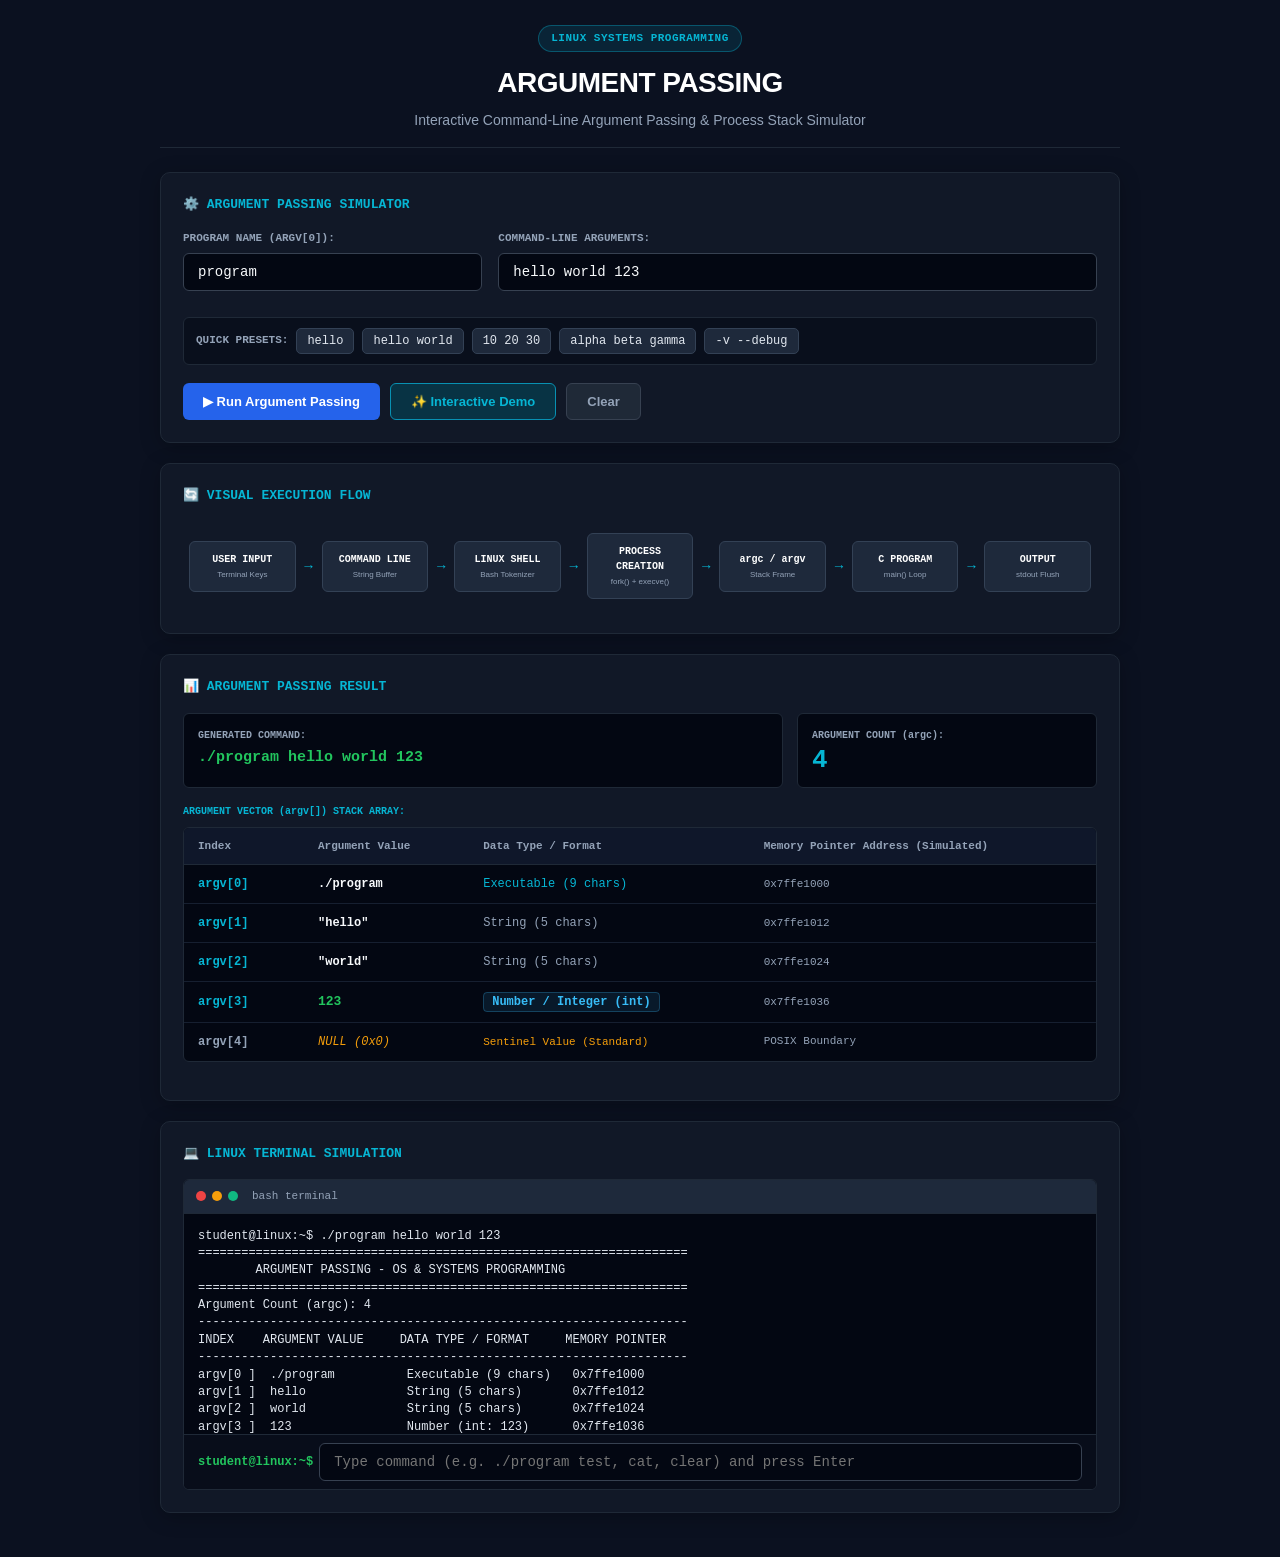
<file: PROJECT/Argument_Passing_WebApp/index.html>
<!DOCTYPE html>
<html lang="en">
<head>
  <meta charset="UTF-8">
  <meta name="viewport" content="width=device-width, initial-scale=1.0">
  <title>Argument Passing — Linux Command-Line Simulator</title>
  <style>
    :root {
      --bg: #0B1120;
      --card: #111827;
      --card-border: #1F2937;
      --primary: #2563EB;
      --primary-hover: #1D4ED8;
      --secondary: #06B6D4;
      --accent: #38BDF8;
      --text: #F8FAFC;
      --muted: #94A3B8;
      --success: #22C55E;
      --terminal: #030712;
      --font-sans: -apple-system, BlinkMacSystemFont, "Segoe UI", Roboto, Inter, sans-serif;
      --font-mono: "Fira Code", "JetBrains Mono", Menlo, Consolas, monospace;
    }

    * { box-sizing: border-box; margin: 0; padding: 0; }
    body {
      background-color: var(--bg);
      color: var(--text);
      font-family: var(--font-sans);
      min-height: 100vh;
      padding: 24px 16px;
      line-height: 1.5;
    }

    .container {
      max-width: 960px;
      margin: 0 auto;
    }

    /* Header */
    .header {
      text-align: center;
      margin-bottom: 24px;
      padding-bottom: 16px;
      border-bottom: 1px solid var(--card-border);
    }
    .badge {
      display: inline-block;
      background: rgba(6, 182, 212, 0.12);
      color: var(--secondary);
      border: 1px solid rgba(6, 182, 212, 0.35);
      padding: 4px 12px;
      border-radius: 9999px;
      font-size: 11px;
      font-weight: 700;
      font-family: var(--font-mono);
      margin-bottom: 10px;
      letter-spacing: 0.5px;
    }
    h1 {
      font-size: 28px;
      font-weight: 800;
      color: #FFFFFF;
      letter-spacing: -0.5px;
      margin-bottom: 6px;
    }
    .sub {
      color: var(--muted);
      font-size: 14px;
      max-width: 650px;
      margin: 0 auto;
    }

    /* Cards */
    .card {
      background: var(--card);
      border: 1px solid var(--card-border);
      border-radius: 10px;
      padding: 22px;
      margin-bottom: 20px;
      box-shadow: 0 4px 20px rgba(0, 0, 0, 0.25);
    }
    .card-title {
      font-size: 13px;
      font-weight: 700;
      color: var(--secondary);
      font-family: var(--font-mono);
      margin-bottom: 16px;
      display: flex;
      align-items: center;
      gap: 8px;
    }

    /* Forms */
    .form-row {
      display: grid;
      grid-template-columns: 1fr 2fr;
      gap: 16px;
      margin-bottom: 14px;
    }
    @media(max-width: 650px) {
      .form-row { grid-template-columns: 1fr; }
    }
    .form-group { margin-bottom: 12px; }
    label {
      display: block;
      font-size: 11px;
      font-weight: 700;
      color: var(--muted);
      margin-bottom: 6px;
      font-family: var(--font-mono);
      text-transform: uppercase;
    }
    input[type="text"] {
      width: 100%;
      background: var(--terminal);
      border: 1px solid #374151;
      color: var(--text);
      padding: 10px 14px;
      border-radius: 6px;
      font-size: 14px;
      font-family: var(--font-mono);
      outline: none;
      transition: all 0.2s;
    }
    input[type="text"]:focus {
      border-color: var(--primary);
      box-shadow: 0 0 0 2px rgba(37, 99, 235, 0.3);
    }

    /* Presets */
    .presets-row {
      display: flex;
      align-items: center;
      gap: 8px;
      flex-wrap: wrap;
      margin-bottom: 18px;
      padding: 10px 12px;
      background: rgba(3, 7, 18, 0.5);
      border-radius: 6px;
      border: 1px solid var(--card-border);
    }
    .preset-label {
      font-size: 11px;
      font-weight: 700;
      color: var(--muted);
      font-family: var(--font-mono);
    }
    .preset-btn {
      background: #1E293B;
      border: 1px solid #334155;
      color: #E2E8F0;
      padding: 5px 10px;
      border-radius: 5px;
      font-size: 12px;
      cursor: pointer;
      font-family: var(--font-mono);
      transition: all 0.15s;
    }
    .preset-btn:hover {
      background: var(--primary);
      border-color: var(--primary);
      color: #FFFFFF;
    }

    /* Action Buttons */
    .btn-row {
      display: flex;
      gap: 10px;
      flex-wrap: wrap;
    }
    .btn {
      padding: 10px 20px;
      border-radius: 6px;
      font-size: 13px;
      font-weight: 700;
      cursor: pointer;
      border: none;
      transition: all 0.2s;
      display: inline-flex;
      align-items: center;
      gap: 6px;
    }
    .btn-primary {
      background: var(--primary);
      color: #FFFFFF;
    }
    .btn-primary:hover {
      background: var(--primary-hover);
      transform: translateY(-1px);
    }
    .btn-demo {
      background: #083344;
      color: var(--secondary);
      border: 1px solid #0891B2;
    }
    .btn-demo:hover {
      background: #0e4c63;
      color: #FFFFFF;
    }
    .btn-clear {
      background: #1F2937;
      color: var(--muted);
      border: 1px solid #374151;
    }
    .btn-clear:hover {
      background: #374151;
      color: #FFFFFF;
    }

    /* Visual Execution Flow */
    .flow-wrapper {
      display: flex;
      align-items: center;
      justify-content: space-between;
      overflow-x: auto;
      padding: 12px 6px;
      gap: 4px;
    }
    .flow-node {
      background: #1E293B;
      border: 1px solid #334155;
      border-radius: 6px;
      padding: 10px 8px;
      text-align: center;
      flex: 1;
      min-width: 100px;
      transition: all 0.3s;
    }
    .flow-node.active {
      background: var(--primary);
      border-color: var(--accent);
      transform: scale(1.06);
      box-shadow: 0 0 14px rgba(37, 99, 235, 0.6);
    }
    .flow-node .node-title {
      font-size: 10px;
      font-weight: 700;
      color: #FFFFFF;
      font-family: var(--font-mono);
    }
    .flow-node .node-sub {
      font-size: 8px;
      color: var(--muted);
      margin-top: 2px;
    }
    .flow-arrow {
      color: var(--secondary);
      font-size: 14px;
      font-weight: bold;
      padding: 0 2px;
      user-select: none;
    }

    /* Output Grid */
    .output-grid {
      display: grid;
      grid-template-columns: 2fr 1fr;
      gap: 14px;
      margin-bottom: 16px;
    }
    @media(max-width: 600px) {
      .output-grid { grid-template-columns: 1fr; }
    }
    .stat-box {
      background: var(--terminal);
      border: 1px solid var(--card-border);
      border-radius: 6px;
      padding: 14px;
    }
    .stat-label {
      font-size: 10px;
      font-weight: 700;
      color: var(--muted);
      font-family: var(--font-mono);
      margin-bottom: 4px;
    }
    .stat-val-cmd {
      font-family: var(--font-mono);
      font-size: 15px;
      color: var(--success);
      font-weight: 700;
      word-break: break-all;
    }
    .stat-val-argc {
      font-family: var(--font-mono);
      font-size: 26px;
      color: var(--secondary);
      font-weight: 800;
      line-height: 1;
    }

    /* Vector Table */
    .table-container {
      background: var(--terminal);
      border: 1px solid var(--card-border);
      border-radius: 6px;
      overflow-x: auto;
      margin-bottom: 16px;
    }
    table {
      width: 100%;
      border-collapse: collapse;
      font-family: var(--font-mono);
      font-size: 12px;
    }
    th {
      text-align: left;
      padding: 10px 14px;
      background: #0F172A;
      color: var(--muted);
      border-bottom: 1px solid var(--card-border);
      font-size: 11px;
    }
    td {
      padding: 10px 14px;
      border-bottom: 1px solid #161F30;
    }
    tr:last-child td { border-bottom: none; }
    .td-idx {
      color: var(--secondary);
      font-weight: 700;
      width: 120px;
    }
    .td-val {
      color: #FFFFFF;
      font-weight: 600;
    }
    .td-addr {
      color: var(--muted);
      font-size: 11px;
    }
    .td-null {
      color: #F59E0B;
      font-style: italic;
    }

    /* Terminal Console */
    .terminal-window {
      background: var(--terminal);
      border: 1px solid var(--card-border);
      border-radius: 6px;
      overflow: hidden;
      font-family: var(--font-mono);
      font-size: 12px;
    }
    .terminal-header {
      background: #1E293B;
      padding: 8px 12px;
      display: flex;
      align-items: center;
      gap: 6px;
      border-bottom: 1px solid var(--card-border);
    }
    .dot {
      width: 10px;
      height: 10px;
      border-radius: 50%;
    }
    .dot-red { background: #EF4444; }
    .dot-yellow { background: #F59E0B; }
    .dot-green { background: #10B981; }
    .terminal-title {
      color: var(--muted);
      font-size: 11px;
      margin-left: 8px;
    }
    .terminal-body {
      padding: 14px;
      color: #E2E8F0;
      max-height: 220px;
      overflow-y: auto;
      line-height: 1.45;
      white-space: pre-wrap;
    }
    .terminal-prompt-line {
      display: flex;
      align-items: center;
      padding: 8px 14px;
      background: #080D1A;
      border-top: 1px solid var(--card-border);
    }
    .prompt-label {
      color: var(--success);
      font-weight: 700;
      margin-right: 6px;
      font-size: 12px;
    }
    .terminal-input {
      flex: 1;
      background: transparent;
      border: none;
      color: #FFFFFF;
      font-family: var(--font-mono);
      font-size: 12px;
      outline: none;
    }
  </style>
</head>
<body>
  <div class="container">
    
    <!-- Header -->
    <header class="header">
      <div class="badge">LINUX SYSTEMS PROGRAMMING</div>
      <h1>ARGUMENT PASSING</h1>
      <p class="sub">Interactive Command-Line Argument Passing & Process Stack Simulator</p>
    </header>

    <!-- Interactive Simulator Card -->
    <div class="card">
      <div class="card-title">⚙️ ARGUMENT PASSING SIMULATOR</div>

      <div class="form-row">
        <div class="form-group">
          <label>Program Name (argv[0]):</label>
          <input type="text" id="progName" value="program" placeholder="e.g. program">
        </div>
        <div class="form-group">
          <label>Command-Line Arguments:</label>
          <input type="text" id="argsInput" value="hello world 123" placeholder="e.g. hello world 123">
        </div>
      </div>

      <!-- Presets -->
      <div class="presets-row">
        <span class="preset-label">QUICK PRESETS:</span>
        <button class="preset-btn" onclick="applyPreset('hello')">hello</button>
        <button class="preset-btn" onclick="applyPreset('hello world')">hello world</button>
        <button class="preset-btn" onclick="applyPreset('10 20 30')">10 20 30</button>
        <button class="preset-btn" onclick="applyPreset('alpha beta gamma')">alpha beta gamma</button>
        <button class="preset-btn" onclick="applyPreset('-v --debug input.txt')">-v --debug</button>
      </div>

      <!-- Buttons -->
      <div class="btn-row">
        <button class="btn btn-primary" onclick="runSimulator()">▶ Run Argument Passing</button>
        <button class="btn btn-demo" onclick="runDemoMode()">✨ Interactive Demo</button>
        <button class="btn btn-clear" onclick="clearFields()">Clear</button>
      </div>
    </div>

    <!-- Visual Execution Flow -->
    <div class="card">
      <div class="card-title">🔄 VISUAL EXECUTION FLOW</div>
      <div class="flow-wrapper">
        <div class="flow-node" id="fn-0">
          <div class="node-title">USER INPUT</div>
          <div class="node-sub">Terminal Keys</div>
        </div>
        <div class="flow-arrow">→</div>
        <div class="flow-node" id="fn-1">
          <div class="node-title">COMMAND LINE</div>
          <div class="node-sub">String Buffer</div>
        </div>
        <div class="flow-arrow">→</div>
        <div class="flow-node" id="fn-2">
          <div class="node-title">LINUX SHELL</div>
          <div class="node-sub">Bash Tokenizer</div>
        </div>
        <div class="flow-arrow">→</div>
        <div class="flow-node" id="fn-3">
          <div class="node-title">PROCESS CREATION</div>
          <div class="node-sub">fork() + execve()</div>
        </div>
        <div class="flow-arrow">→</div>
        <div class="flow-node" id="fn-4">
          <div class="node-title">argc / argv</div>
          <div class="node-sub">Stack Frame</div>
        </div>
        <div class="flow-arrow">→</div>
        <div class="flow-node" id="fn-5">
          <div class="node-title">C PROGRAM</div>
          <div class="node-sub">main() Loop</div>
        </div>
        <div class="flow-arrow">→</div>
        <div class="flow-node" id="fn-6">
          <div class="node-title">OUTPUT</div>
          <div class="node-sub">stdout Flush</div>
        </div>
      </div>
    </div>

    <!-- Output Section -->
    <div class="card">
      <div class="card-title">📊 ARGUMENT PASSING RESULT</div>

      <div class="output-grid">
        <div class="stat-box">
          <div class="stat-label">GENERATED COMMAND:</div>
          <div class="stat-val-cmd" id="outCmd">./program hello world 123</div>
        </div>
        <div class="stat-box">
          <div class="stat-label">ARGUMENT COUNT (argc):</div>
          <div class="stat-val-argc" id="outArgc">4</div>
        </div>
      </div>

      <div class="stat-label" style="color: var(--secondary); margin-bottom: 8px;">ARGUMENT VECTOR (argv[]) STACK ARRAY:</div>
      <div class="table-container">
        <table>
          <thead>
            <tr>
              <th>Index</th>
              <th>Argument Value</th>
              <th>Data Type / Format</th>
              <th>Memory Pointer Address (Simulated)</th>
            </tr>
          </thead>
          <tbody id="argvTableBody">
            <!-- Dynamically populated -->
          </tbody>
        </table>
      </div>
    </div>

    <!-- Linux Terminal Simulator -->
    <div class="card">
      <div class="card-title">💻 LINUX TERMINAL SIMULATION</div>
      <div class="terminal-window">
        <div class="terminal-header">
          <div class="dot dot-red"></div>
          <div class="dot dot-yellow"></div>
          <div class="dot dot-green"></div>
          <span class="terminal-title">bash terminal</span>
        </div>
        <div class="terminal-body" id="termLog">student@linux:~$ gcc -o program program.c -Wall
[Compilation successful: binary 'program' built]
student@linux:~$ ./program hello world 123
====================================================================
        ARGUMENT PASSING - OS & SYSTEMS PROGRAMMING                 
====================================================================
Argument Count (argc): 4
--------------------------------------------------------------------
INDEX    ARGUMENT VALUE     DATA TYPE / FORMAT     MEMORY POINTER    
--------------------------------------------------------------------
argv[0 ]  ./program          Executable (9 chars)   0x7ffeefbff560
argv[1 ]  hello              String (5 chars)       0x7ffeefbff56a
argv[2 ]  world              String (5 chars)       0x7ffeefbff570
argv[3 ]  123                Number (int: 123)      0x7ffeefbff576
--------------------------------------------------------------------
POSIX Verification: argv[4] is NULL (Standard Compliant)
[SUCCESS] Received 3 user argument(s).
====================================================================</div>
        <div class="terminal-prompt-line">
          <span class="prompt-label">student@linux:~$</span>
          <input type="text" id="termCmdInput" class="terminal-input" placeholder="Type command (e.g. ./program test, cat, clear) and press Enter" onkeydown="handleTermKey(event)">
        </div>
      </div>
    </div>

  </div>

  <script>
    // Live update on input keystroke
    document.getElementById('progName').addEventListener('input', runSimulator);
    document.getElementById('argsInput').addEventListener('input', runSimulator);

    function applyPreset(val) {
      document.getElementById('argsInput').value = val;
      runSimulator();
    }

    function clearFields() {
      document.getElementById('argsInput').value = '';
      runSimulator();
    }

    async function triggerFlowAnimation() {
      for (let i = 0; i < 7; i++) {
        document.querySelectorAll('.flow-node').forEach(n => n.classList.remove('active'));
        const node = document.getElementById('fn-' + i);
        if (node) node.classList.add('active');
        await new Promise(r => setTimeout(r, 90));
      }
      setTimeout(() => {
        document.querySelectorAll('.flow-node').forEach(n => n.classList.remove('active'));
      }, 500);
    }

    function parseTokens(raw) {
      if (!raw) return [];
      const tokens = [];
      let current = '';
      let inQuotes = false;
      for (let i = 0; i < raw.length; i++) {
        const c = raw[i];
        if (c === '"') {
          inQuotes = !inQuotes;
        } else if (c === ' ' && !inQuotes) {
          if (current.trim()) tokens.push(current.trim());
          current = '';
        } else {
          current += c;
        }
      }
      if (current.trim()) tokens.push(current.trim());
      return tokens;
    }

    function isNumeric(val) {
      return /^-?\d+$/.test(val.trim());
    }

    function runSimulator() {
      const prog = document.getElementById('progName').value.trim() || 'program';
      const rawArgs = document.getElementById('argsInput').value.trim();
      const args = parseTokens(rawArgs);

      const argc = args.length + 1;
      const fullCmd = `./${prog}` + (args.length > 0 ? ' ' + args.join(' ') : '');

      document.getElementById('outCmd').innerText = fullCmd;
      document.getElementById('outArgc').innerText = argc;

      // Populate Table
      const tbody = document.getElementById('argvTableBody');
      tbody.innerHTML = '';

      const allArgs = [`./${prog}`, ...args];
      allArgs.forEach((argVal, idx) => {
        const tr = document.createElement('tr');
        const hexAddr = '0x7ffe' + (0x1000 + idx * 0x12).toString(16);

        let displayValHtml = '';
        let typeFormatHtml = '';

        if (idx === 0) {
          displayValHtml = `<span style="color: #F8FAFC; font-weight: 600;">./${prog}</span>`;
          typeFormatHtml = `<span style="color: #06B6D4;">Executable (${argVal.length} chars)</span>`;
        } else if (isNumeric(argVal)) {
          displayValHtml = `<span style="color: #22C55E; font-weight: bold; font-size: 13px;">${argVal}</span>`;
          typeFormatHtml = `<span style="color: #38BDF8; font-weight: bold; background: rgba(56, 189, 248, 0.1); padding: 2px 8px; border-radius: 4px; border: 1px solid rgba(56, 189, 248, 0.25);">Number / Integer (int)</span>`;
        } else {
          displayValHtml = `<span style="color: #F8FAFC; font-weight: 600;">"${argVal}"</span>`;
          typeFormatHtml = `<span style="color: #94A3B8;">String (${argVal.length} chars)</span>`;
        }

        tr.innerHTML = `
          <td class="td-idx">argv[${idx}]</td>
          <td class="td-val">${displayValHtml}</td>
          <td>${typeFormatHtml}</td>
          <td class="td-addr">${hexAddr}</td>
        `;
        tbody.appendChild(tr);
      });

      // POSIX NULL row
      const nullTr = document.createElement('tr');
      nullTr.innerHTML = `
        <td class="td-idx" style="color: #94A3B8;">argv[${argc}]</td>
        <td class="td-null">NULL (0x0)</td>
        <td><span style="color: #F59E0B; font-size: 11px;">Sentinel Value (Standard)</span></td>
        <td class="td-addr">POSIX Boundary</td>
      `;
      tbody.appendChild(nullTr);

      triggerFlowAnimation();
      updateTerminalLog(prog, args, argc);
    }

    function updateTerminalLog(prog, args, argc) {
      const fullCmd = `./${prog}` + (args.length > 0 ? ' ' + args.join(' ') : '');
      const log = document.getElementById('termLog');

      let lines = `student@linux:~$ ${fullCmd}\n`;
      lines += `====================================================================\n`;
      lines += `        ARGUMENT PASSING - OS & SYSTEMS PROGRAMMING                 \n`;
      lines += `====================================================================\n`;
      lines += `Argument Count (argc): ${argc}\n`;
      lines += `--------------------------------------------------------------------\n`;
      lines += `INDEX    ARGUMENT VALUE     DATA TYPE / FORMAT     MEMORY POINTER    \n`;
      lines += `--------------------------------------------------------------------\n`;
      
      const all = [`./${prog}`, ...args];
      all.forEach((val, idx) => {
        const hexAddr = '0x7ffe' + (0x1000 + idx * 0x12).toString(16);
        let desc = '';
        if (idx === 0) desc = `Executable (${val.length} chars)`;
        else if (isNumeric(val)) desc = `Number (int: ${val})`;
        else desc = `String (${val.length} chars)`;
        lines += `argv[${idx.toString().padEnd(2)}]  ${val.padEnd(18)} ${desc.padEnd(22)} ${hexAddr}\n`;
      });
      lines += `--------------------------------------------------------------------\n`;
      lines += `POSIX Verification: argv[${argc}] is NULL (Standard Compliant)\n`;
      lines += `[SUCCESS] Received ${args.length} user argument(s).\n`;
      lines += `====================================================================`;

      log.innerText = lines;
    }

    function handleTermKey(e) {
      if (e.key === 'Enter') {
        const cmd = e.target.value.trim();
        e.target.value = '';
        if (!cmd) return;

        const log = document.getElementById('termLog');
        if (cmd === 'clear') {
          log.innerText = '';
          return;
        }

        log.innerText += `\nstudent@linux:~$ ${cmd}\n`;
        if (cmd.startsWith('./program')) {
          const parts = cmd.split(' ').slice(1);
          document.getElementById('argsInput').value = parts.join(' ');
          runSimulator();
        } else if (cmd === 'ls' || cmd === 'ls -la') {
          log.innerText += `-rwxr-xr-x 1 student student 33480 Sep 29 08:30 program\n-rw-r--r-- 1 student student  2638 Sep 29 08:30 program.c\n-rw-r--r-- 1 student student  8697 Sep 29 08:30 Makefile\n`;
        } else if (cmd === 'cat program.c') {
          log.innerText += `#include <stdio.h>\nint main(int argc, char *argv[]) {\n    printf("argc: %d\\n", argc);\n    for(int i=0; i<argc; i++) printf("argv[%d] = %s\\n", i, argv[i]);\n    return 0;\n}\n`;
        } else {
          log.innerText += `Executed: ${cmd}\n`;
        }
        log.scrollTop = log.scrollHeight;
      }
    }

    async function runDemoMode() {
      const demoCases = [
        "hello",
        "hello world",
        "alpha beta gamma"
      ];
      for (const c of demoCases) {
        document.getElementById('argsInput').value = c;
        runSimulator();
        await new Promise(r => setTimeout(r, 1200));
      }
    }

    // Run automatically on initial page load
    window.onload = runSimulator;
  </script>
</body>
</html>
</file>
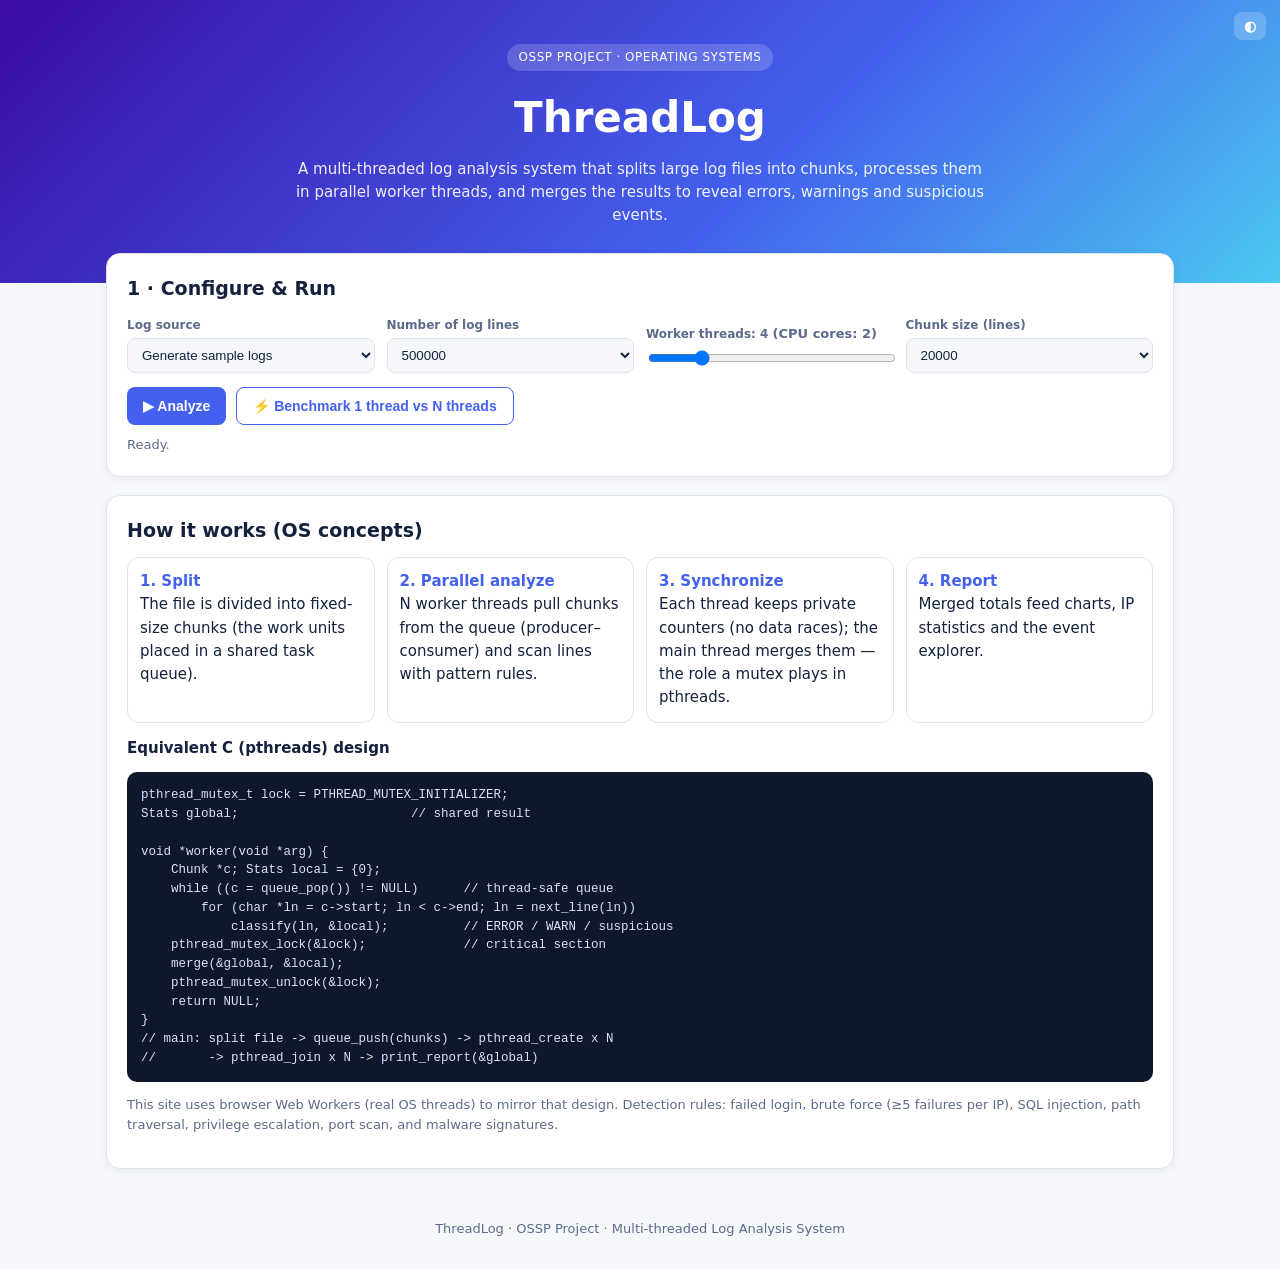
<file: Hackathon/web/index (1).html>
<!DOCTYPE html>
<html lang="en"><head><meta charset="utf-8">
<meta name="viewport" content="width=device-width, initial-scale=1, viewport-fit=cover">
<title>ThreadLog – Multi-threaded Log Analysis System</title>
<style>
:root{--bg:#f5f7fb;--card:#fff;--tx:#14213d;--mu:#5c6b8a;--bd:#dde3ef;--ac:#4361ee;--er:#e5383b;--wa:#f59e0b;--su:#9333ea;--ok:#16a34a;--code:#0f172a;box-sizing:border-box;padding-top:env(safe-area-inset-top,0px);padding-bottom:env(safe-area-inset-bottom,0px)}
@media(prefers-color-scheme:dark){:root:not([data-theme="light"]){--bg:#0b1020;--card:#141b30;--tx:#e8ecf8;--mu:#97a3c2;--bd:#26304d;--ac:#7b8cff;--code:#05080f;color-scheme:dark}}
:root[data-theme="dark"]{--bg:#0b1020;--card:#141b30;--tx:#e8ecf8;--mu:#97a3c2;--bd:#26304d;--ac:#7b8cff;--code:#05080f;color-scheme:dark}
*{box-sizing:border-box}html{scroll-behavior:smooth}
body{margin:0;background:var(--bg);color:var(--tx);font:15px/1.55 system-ui,-apple-system,Segoe UI,Roboto,sans-serif}
header{background:linear-gradient(135deg,#3a0ca3,#4361ee 60%,#4cc9f0);color:#fff;padding:44px 20px 56px;text-align:center}
header h1{margin:0 0 8px;font-size:clamp(26px,5vw,42px)}header p{margin:0 auto;max-width:700px;opacity:.92}
.badge{display:inline-block;background:rgba(255,255,255,.18);padding:4px 12px;border-radius:99px;font-size:12px;margin-bottom:14px;letter-spacing:.5px}
main{max-width:1100px;margin:-30px auto 40px;padding:0 16px}
.card{background:var(--card);border:1px solid var(--bd);border-radius:14px;padding:20px;margin-bottom:18px;box-shadow:0 2px 10px rgba(0,0,0,.05)}
h2{margin:0 0 12px;font-size:19px}h3{margin:14px 0 6px;font-size:15px}
.row{display:flex;flex-wrap:wrap;gap:12px;align-items:end}.row>div{flex:1;min-width:160px}
label{display:block;font-size:12px;color:var(--mu);margin-bottom:4px;font-weight:600}
input[type=number],input[type=file],select{width:100%;padding:8px 10px;border:1px solid var(--bd);border-radius:8px;background:var(--bg);color:var(--tx)}
input[type=range]{width:100%}
button{background:var(--ac);color:#fff;border:0;border-radius:8px;padding:10px 16px;font-weight:600;cursor:pointer;font-size:14px}
button.sec{background:transparent;color:var(--ac);border:1px solid var(--ac)}button:disabled{opacity:.5;cursor:not-allowed}
.kpis{display:grid;grid-template-columns:repeat(auto-fit,minmax(130px,1fr));gap:12px}
.kpi{border:1px solid var(--bd);border-radius:12px;padding:12px;text-align:center}.kpi b{display:block;font-size:24px}.kpi span{font-size:12px;color:var(--mu)}
.thr{display:grid;grid-template-columns:70px 1fr 110px;gap:10px;align-items:center;margin:6px 0;font-size:13px}
.bar{height:12px;background:var(--bg);border:1px solid var(--bd);border-radius:99px;overflow:hidden}.bar i{display:block;height:100%;width:0;background:linear-gradient(90deg,#4cc9f0,var(--ac));transition:width .15s}
.grid2{display:grid;grid-template-columns:repeat(auto-fit,minmax(300px,1fr));gap:18px}
.scroll{overflow-x:auto;max-height:340px;overflow-y:auto}
table{width:100%;border-collapse:collapse;font-size:13px}th,td{text-align:left;padding:6px 8px;border-bottom:1px solid var(--bd);white-space:nowrap}th{position:sticky;top:0;background:var(--card)}
.tag{padding:2px 8px;border-radius:99px;font-size:11px;font-weight:700;color:#fff}.ERROR,.CRITICAL{background:var(--er)}.WARN{background:var(--wa)}.SUSPICIOUS{background:var(--su)}
canvas{width:100%;height:220px;display:block}
pre{background:var(--code);color:#d6e2ff;padding:14px;border-radius:10px;overflow-x:auto;font-size:12.5px;line-height:1.5}
.steps{display:grid;grid-template-columns:repeat(auto-fit,minmax(200px,1fr));gap:12px}.step{border:1px solid var(--bd);border-radius:12px;padding:12px}.step b{color:var(--ac)}
.mu{color:var(--mu);font-size:13px}#status{font-size:13px;color:var(--mu);margin-top:10px}
footer{text-align:center;color:var(--mu);font-size:13px;padding:10px 0 30px}
.tb{position:absolute;top:calc(12px + env(safe-area-inset-top,0px));right:14px;background:rgba(255,255,255,.2);padding:6px 10px}
</style></head><body>
<button class="tb" id="theme" aria-label="Toggle theme">◐</button>
<header><div class="badge">OSSP PROJECT · OPERATING SYSTEMS</div>
<h1>ThreadLog</h1><p>A multi-threaded log analysis system that splits large log files into chunks, processes them in parallel worker threads, and merges the results to reveal errors, warnings and suspicious events.</p></header>
<main>
<section class="card"><h2>1 · Configure &amp; Run</h2>
<div class="row">
<div><label>Log source</label><select id="src"><option value="gen">Generate sample logs</option><option value="file">Upload a log file</option></select></div>
<div id="genBox"><label>Number of log lines</label><select id="lines"><option>50000</option><option>200000</option><option selected>500000</option><option>1000000</option></select></div>
<div id="fileBox" style="display:none"><label>Log file (.log / .txt)</label><input type="file" id="file" accept=".log,.txt,text/plain"></div>
<div><label>Worker threads: <span id="tv">4</span> <span class="mu">(CPU cores: <span id="cores">?</span>)</span></label><input type="range" id="threads" min="1" max="16" value="4"></div>
<div><label>Chunk size (lines)</label><select id="chunk"><option>5000</option><option selected>20000</option><option>50000</option></select></div>
</div>
<div style="margin-top:14px;display:flex;gap:10px;flex-wrap:wrap"><button id="run">▶ Analyze</button><button class="sec" id="bench">⚡ Benchmark 1 thread vs N threads</button></div>
<div id="status">Ready.</div></section>

<section class="card" id="resCard" style="display:none"><h2>2 · Thread Activity</h2><div id="thr"></div>
<div class="bar" style="margin-top:10px"><i id="total"></i></div><div class="mu" id="mode"></div></section>

<section class="card" id="out" style="display:none"><h2>3 · Analysis Results</h2>
<div class="kpis" id="kpis"></div>
<div class="grid2" style="margin-top:18px"><div><h3>Events per hour</h3><canvas id="cv"></canvas><div class="mu"><span style="color:var(--er)">■</span> errors <span style="color:var(--wa)">■</span> warnings <span style="color:var(--su)">■</span> suspicious</div></div>
<div><h3>Suspicious patterns detected</h3><div class="scroll" style="max-height:230px"><table id="pat"></table></div></div></div>
<div class="grid2" style="margin-top:8px"><div><h3>Top offending IPs <span class="mu">(failed logins / suspicious)</span></h3><div class="scroll" style="max-height:230px"><table id="ips"></table></div></div>
<div id="benchBox"><h3>Performance</h3><div id="perf" class="mu">Run the benchmark to compare 1 thread vs N threads.</div></div></div>
<h3>Event explorer</h3><div class="row"><div><label>Filter type</label><select id="ft"><option value="">All</option><option>ERROR</option><option>CRITICAL</option><option>WARN</option><option>SUSPICIOUS</option></select></div><div><label>Search text</label><input type="text" id="fs" placeholder="e.g. timeout, 10.0.0.5" style="width:100%;padding:8px;border:1px solid var(--bd);border-radius:8px;background:var(--bg);color:var(--tx)"></div></div>
<div class="scroll" style="margin-top:8px"><table id="ev"></table></div></section>

<section class="card"><h2>How it works (OS concepts)</h2>
<div class="steps">
<div class="step"><b>1. Split</b><br>The file is divided into fixed-size chunks (the work units placed in a shared task queue).</div>
<div class="step"><b>2. Parallel analyze</b><br>N worker threads pull chunks from the queue (producer–consumer) and scan lines with pattern rules.</div>
<div class="step"><b>3. Synchronize</b><br>Each thread keeps private counters (no data races); the main thread merges them — the role a mutex plays in pthreads.</div>
<div class="step"><b>4. Report</b><br>Merged totals feed charts, IP statistics and the event explorer.</div></div>
<h3>Equivalent C (pthreads) design</h3>
<pre>pthread_mutex_t lock = PTHREAD_MUTEX_INITIALIZER;
Stats global;                       // shared result

void *worker(void *arg) {
    Chunk *c; Stats local = {0};
    while ((c = queue_pop()) != NULL)      // thread-safe queue
        for (char *ln = c-&gt;start; ln &lt; c-&gt;end; ln = next_line(ln))
            classify(ln, &amp;local);          // ERROR / WARN / suspicious
    pthread_mutex_lock(&amp;lock);             // critical section
    merge(&amp;global, &amp;local);
    pthread_mutex_unlock(&amp;lock);
    return NULL;
}
// main: split file -> queue_push(chunks) -> pthread_create x N
//       -> pthread_join x N -> print_report(&amp;global)</pre>
<p class="mu">This site uses browser Web Workers (real OS threads) to mirror that design. Detection rules: failed login, brute force (≥5 failures per IP), SQL injection, path traversal, privilege escalation, port scan, and malware signatures.</p></section>
</main><footer>ThreadLog · OSSP Project · Multi-threaded Log Analysis System</footer>

<script>
const $=id=>document.getElementById(id);
$('cores').textContent=navigator.hardwareConcurrency||'?';
$('theme').onclick=()=>{const r=document.documentElement,d=getComputedStyle(r).getPropertyValue('--bg').trim()==='#0b1020';r.dataset.theme=d?'light':'dark'};
$('threads').oninput=e=>$('tv').textContent=e.target.value;
$('src').onchange=e=>{const g=e.target.value==='gen';$('genBox').style.display=g?'':'none';$('fileBox').style.display=g?'none':''};

// ---- analysis function (runs inside each worker thread) ----
function analyze(text){
  const S=[['Failed login',/failed (password|login)|authentication failure|invalid user/i],['SQL injection',/union select|or 1=1|drop table|' or '/i],['Path traversal',/\.\.\/|%2e%2e|\/etc\/passwd/i],['Privilege escalation',/sudo.*(fail|denied)|privilege escalat|root access/i],['Port scan',/port scan|syn flood|nmap/i],['Malware signature',/malware|trojan|ransom|c2 beacon/i]];
  const ipRe=/\b\d{1,3}(?:\.\d{1,3}){3}\b/,lvRe=/\[(CRITICAL|ERROR|WARN|INFO|DEBUG)\]/;
  const r={n:0,lv:{CRITICAL:0,ERROR:0,WARN:0,INFO:0,DEBUG:0},su:{},ips:{},hr:{},ev:[]};
  let i=0,L=text.length;
  while(i<L){
    let j=text.indexOf('\n',i);if(j<0)j=L;
    const ln=text.slice(i,j);i=j+1;if(!ln)continue;r.n++;
    const m=lvRe.exec(ln),lv=m?m[1]:'INFO';r.lv[lv]++;
    const ipm=ipRe.exec(ln),ip=ipm?ipm[0]:null,h=ln.slice(0,13);
    let hb=r.hr[h]||(r.hr[h]=[0,0,0]);
    if(lv==='ERROR'||lv==='CRITICAL')hb[0]++;else if(lv==='WARN')hb[1]++;
    let sus=false,failed=false;
    for(const [nm,re] of S){if(re.test(ln)){sus=true;r.su[nm]=(r.su[nm]||0)+1;if(nm==='Failed login')failed=true}}
    if(sus)hb[2]++;
    if(ip&&(sus||lv==='ERROR')){const o=r.ips[ip]||(r.ips[ip]=[0,0]);if(failed)o[0]++;if(sus)o[1]++}
    if(r.ev.length<150&&(sus||lv!=='INFO'&&lv!=='DEBUG'))r.ev.push([sus?'SUSPICIOUS':lv,ln]);
  }
  return r;
}
const workerSrc=analyze.toString()+';self.onmessage=e=>{const r=analyze(e.data.text);postMessage({id:e.data.id,r:r})}';
let blobURL=null;
function makeWorker(){try{blobURL=blobURL||URL.createObjectURL(new Blob([workerSrc],{type:'text/javascript'}));return new Worker(blobURL)}catch(e){return null}}

// ---- log generator ----
function gen(n){
  const att=['203.0.113.7','198.51.100.23','192.0.2.99'],pool=[];for(let i=0;i<60;i++)pool.push('10.0.'+(i%8)+'.'+(10+i));
  const inf=['User logged in','Request served 200 OK','Cache refreshed','Backup completed','Session started','Health check passed'];
  const wr=['Disk usage at 85%','Slow query detected','High memory usage','Retrying connection','Deprecated API call'];
  const er=['Database timeout','Service unavailable 503','NullPointerException in handler','Connection refused','Out of memory'];
  const su=['Failed password for root','Invalid user admin','GET /?id=1 UNION SELECT password','GET /../../etc/passwd','sudo: authentication failure, denied','Port scan detected','Malware signature matched','SQL injection: \' OR 1=1 --'];
  const rnd=a=>a[Math.random()*a.length|0],out=[],t0=Date.UTC(2026,9,15,0,0,0),span=36*3600e3;
  for(let i=0;i<n;i++){
    const ts=new Date(t0+i/n*span).toISOString().slice(0,19).replace('T',' '),p=Math.random();let lv,msg,ip=rnd(pool);
    if(p<.012){lv='ERROR';msg=rnd(su);ip=rnd(att)}else if(p<.02){lv='CRITICAL';msg=rnd(er)}else if(p<.05){lv='ERROR';msg=rnd(er)}else if(p<.13){lv='WARN';msg=rnd(wr)}else if(p<.135){lv='WARN';msg=rnd(su);ip=rnd(att)}else{lv='INFO';msg=rnd(inf)}
    out.push(ts+' ['+lv+'] '+ip+' '+msg);
  }
  return out.join('\n');
}

// ---- parallel engine ----
function mergeInto(g,r){
  g.n+=r.n;for(const k in r.lv)g.lv[k]+=r.lv[k];for(const k in r.su)g.su[k]=(g.su[k]||0)+r.su[k];
  for(const ip in r.ips){const o=g.ips[ip]||(g.ips[ip]=[0,0]);o[0]+=r.ips[ip][0];o[1]+=r.ips[ip][1]}
  for(const h in r.hr){const o=g.hr[h]||(g.hr[h]=[0,0,0]);for(let i=0;i<3;i++)o[i]+=r.hr[h][i]}
  for(const e of r.ev)if(g.ev.length<600)g.ev.push(e);
}
function run(text,T,csz,ui){
  return new Promise(res=>{
    const t0=performance.now(),lines=text.split('\n'),chunks=[];
    for(let i=0;i<lines.length;i+=csz)chunks.push(lines.slice(i,i+csz).join('\n'));
    const G={n:0,lv:{CRITICAL:0,ERROR:0,WARN:0,INFO:0,DEBUG:0},su:{},ips:{},hr:{},ev:[]};
    let next=0,done=0,real=true;const tl=[];
    if(ui){$('thr').innerHTML='';for(let t=0;t<T;t++){$('thr').insertAdjacentHTML('beforeend',`<div class="thr"><b>Thread ${t+1}</b><div class="bar"><i id="b${t}"></i></div><span id="s${t}">idle</span></div>`);tl.push({c:0,l:0})}}
    const upd=t=>{if(!ui)return;const x=tl[t];$('b'+t).style.width=(x.c/Math.max(1,Math.ceil(chunks.length/T))*100)+'%';$('s'+t).textContent=x.c+' chunks · '+x.l.toLocaleString()+' ln';$('total').style.width=(done/chunks.length*100)+'%'};
    const finish=()=>res({G,ms:performance.now()-t0,real,chunks:chunks.length});
    const workers=[];for(let t=0;t<T;t++){const w=makeWorker();if(!w){real=false;break}workers.push(w)}
    if(!real){workers.forEach(w=>w.terminate());
      const step=()=>{if(next>=chunks.length)return finish();const id=next++,t=id%T,r=analyze(chunks[id]);mergeInto(G,r);done++;if(ui){tl[t].c++;tl[t].l+=r.n;upd(t)}setTimeout(step,0)};step();return}
    workers.forEach((w,t)=>{
      const feed=()=>{if(next<chunks.length){const id=next++;w.postMessage({id,text:chunks[id]})}else{w.terminate();if(done>=chunks.length&&!G._f){G._f=1;finish()}}};
      w.onmessage=e=>{mergeInto(G,e.data.r);done++;if(ui){tl[t].c++;tl[t].l+=e.data.r.n;upd(t)}feed()};
      w.onerror=()=>{};feed()});
    if(!chunks.length)finish();
  });
}

// ---- rendering ----
let EV=[];
function render(G,ms,real,T){
  $('out').style.display='';
  const tot=G.lv.ERROR+G.lv.CRITICAL,sus=Object.values(G.su).reduce((a,b)=>a+b,0);
  const k=[['Lines',G.n.toLocaleString(),''],['Errors',tot.toLocaleString(),'var(--er)'],['Warnings',G.lv.WARN.toLocaleString(),'var(--wa)'],['Suspicious',sus.toLocaleString(),'var(--su)'],['Info',G.lv.INFO.toLocaleString(),'var(--ok)'],['Time',(ms/1000).toFixed(2)+'s','var(--ac)'],['Throughput',Math.round(G.n/ms*1000/1000)+'k ln/s','']];
  $('kpis').innerHTML=k.map(x=>`<div class="kpi"><b style="color:${x[2]}">${x[1]}</b><span>${x[0]}</span></div>`).join('');
  $('mode').textContent=real?'Mode: real parallel Web Workers ('+T+' threads)':'Mode: Web Workers unavailable here – cooperative simulation of '+T+' threads';
  const sp=Object.entries(G.su).sort((a,b)=>b[1]-a[1]);
  $('pat').innerHTML='<tr><th>Pattern</th><th>Hits</th></tr>'+(sp.map(([n,c])=>`<tr><td>${n}</td><td>${c.toLocaleString()}</td></tr>`).join('')||'<tr><td colspan=2>None found</td></tr>');
  const ips=Object.entries(G.ips).sort((a,b)=>b[1][1]-a[1][1]).slice(0,10);
  $('ips').innerHTML='<tr><th>IP</th><th>Failed</th><th>Susp.</th><th>Status</th></tr>'+ips.map(([ip,v])=>`<tr><td>${ip}</td><td>${v[0]}</td><td>${v[1]}</td><td>${v[0]>=5?'<span class="tag SUSPICIOUS">BRUTE FORCE</span>':v[1]>0?'<span class="tag WARN">WATCH</span>':'ok'}</td></tr>`).join('');
  EV=G.ev;showEv();chart(G.hr);
}
function showEv(){
  const f=$('ft').value,s=$('fs').value.toLowerCase();
  const rows=EV.filter(e=>(!f||e[0]===f)&&(!s||e[1].toLowerCase().includes(s))).slice(0,150);
  const esc=t=>t.replace(/[&<>]/g,c=>({'&':'&amp;','<':'&lt;','>':'&gt;'}[c]));
  $('ev').innerHTML='<tr><th>Type</th><th>Log line</th></tr>'+(rows.map(e=>`<tr><td><span class="tag ${e[0]}">${e[0]}</span></td><td>${esc(e[1])}</td></tr>`).join('')||'<tr><td colspan=2>No matching events</td></tr>');
}
$('ft').onchange=showEv;$('fs').oninput=showEv;
function chart(hr){
  const cv=$('cv'),d=devicePixelRatio||1,w=cv.clientWidth,h=cv.clientHeight;cv.width=w*d;cv.height=h*d;
  const c=cv.getContext('2d');c.scale(d,d);c.clearRect(0,0,w,h);
  const ks=Object.keys(hr).sort();if(!ks.length)return;
  const st=getComputedStyle(document.documentElement),col=n=>st.getPropertyValue(n).trim(),mx=Math.max(...ks.map(k=>hr[k][0]+hr[k][1]+hr[k][2]),1);
  const bw=(w-30)/ks.length;c.font='10px system-ui';c.fillStyle=col('--mu');
  ks.forEach((k,i)=>{let y=h-22;[[0,'--er'],[1,'--wa'],[2,'--su']].forEach(([j,cn])=>{const bh=hr[k][j]/mx*(h-40);c.fillStyle=col(cn);c.fillRect(25+i*bw+1,y-bh,Math.max(1,bw-2),bh);y-=bh});
    if(ks.length<=14||i%Math.ceil(ks.length/10)===0){c.fillStyle=col('--mu');c.fillText(k.slice(8),25+i*bw,h-8)}});
  c.fillStyle=col('--mu');c.fillText(mx.toLocaleString(),0,10);
}
addEventListener('resize',()=>{});

// ---- controls ----
let logText='';
async function getText(){
  if($('src').value==='file'){const f=$('file').files[0];if(!f){alert('Please choose a log file first.');return null}return await f.text()}
  $('status').textContent='Generating sample logs…';await new Promise(r=>setTimeout(r,30));return gen(+$('lines').value);
}
async function go(bench){
  const txt=await getText();if(txt===null)return;
  const T=+$('threads').value,csz=+$('chunk').value;
  $('run').disabled=$('bench').disabled=true;$('resCard').style.display='';
  try{
    let base=null;
    if(bench){$('status').textContent='Benchmark: running with 1 thread…';base=await run(txt,1,csz,true)}
    $('status').textContent='Analyzing with '+T+' thread(s)…';
    const r=await run(txt,T,csz,true);
    render(r.G,r.ms,r.real,T);
    $('status').textContent='Done: '+r.G.n.toLocaleString()+' lines in '+r.chunks+' chunks, '+(r.ms/1000).toFixed(2)+'s.';
    if(base){const sp=base.ms/r.ms;$('perf').innerHTML=`<table><tr><th>Threads</th><th>Time</th><th>Speedup</th></tr><tr><td>1</td><td>${(base.ms/1000).toFixed(2)}s</td><td>1.00×</td></tr><tr><td>${T}</td><td>${(r.ms/1000).toFixed(2)}s</td><td><b>${sp.toFixed(2)}×</b></td></tr></table><p>${r.real?'Speedup is limited by CPU cores, chunk overhead and the serial merge step (Amdahl\'s law).':'Workers were unavailable, so threads were simulated and no real speedup is expected.'}</p>`}
    $('out').scrollIntoView({behavior:'smooth'});
  }catch(e){$('status').textContent='Error: '+e.message}
  $('run').disabled=$('bench').disabled=false;
}
$('run').onclick=()=>go(false);$('bench').onclick=()=>go(true);
</script></body></html>
</file>
